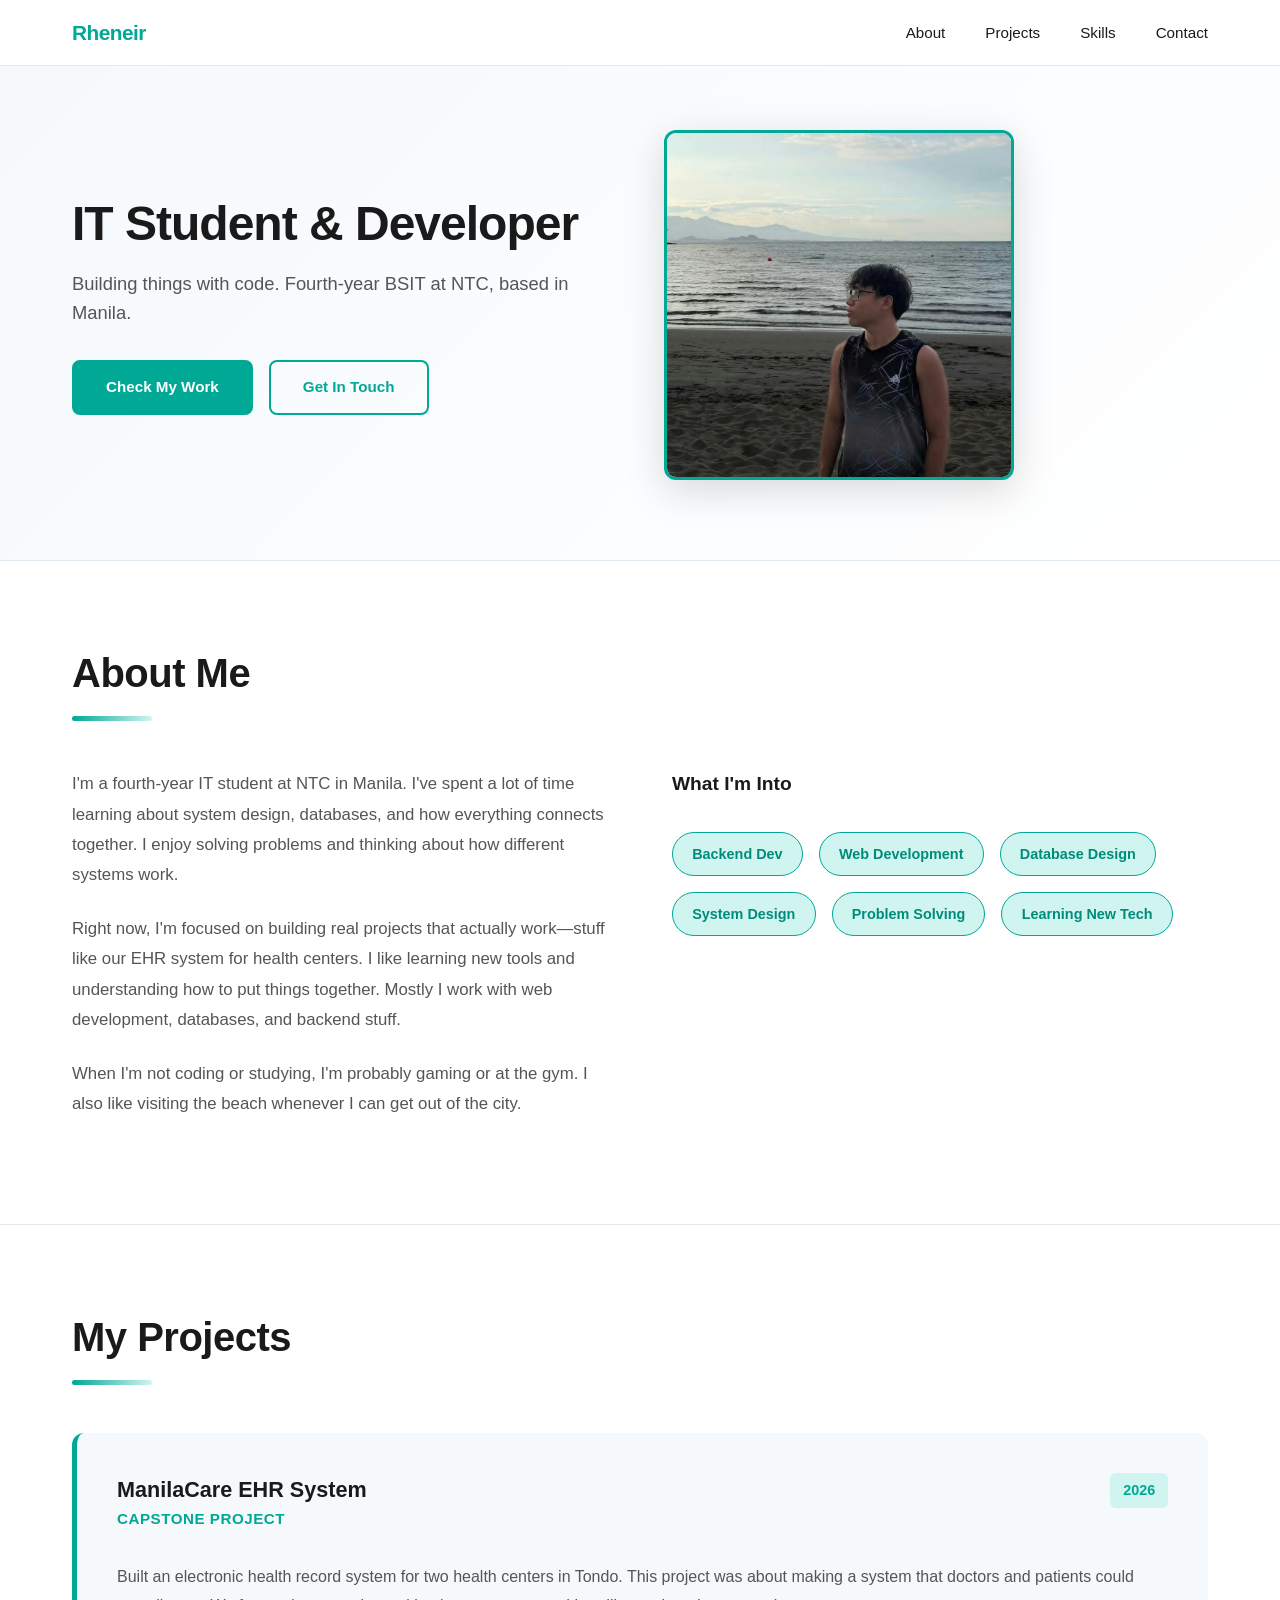
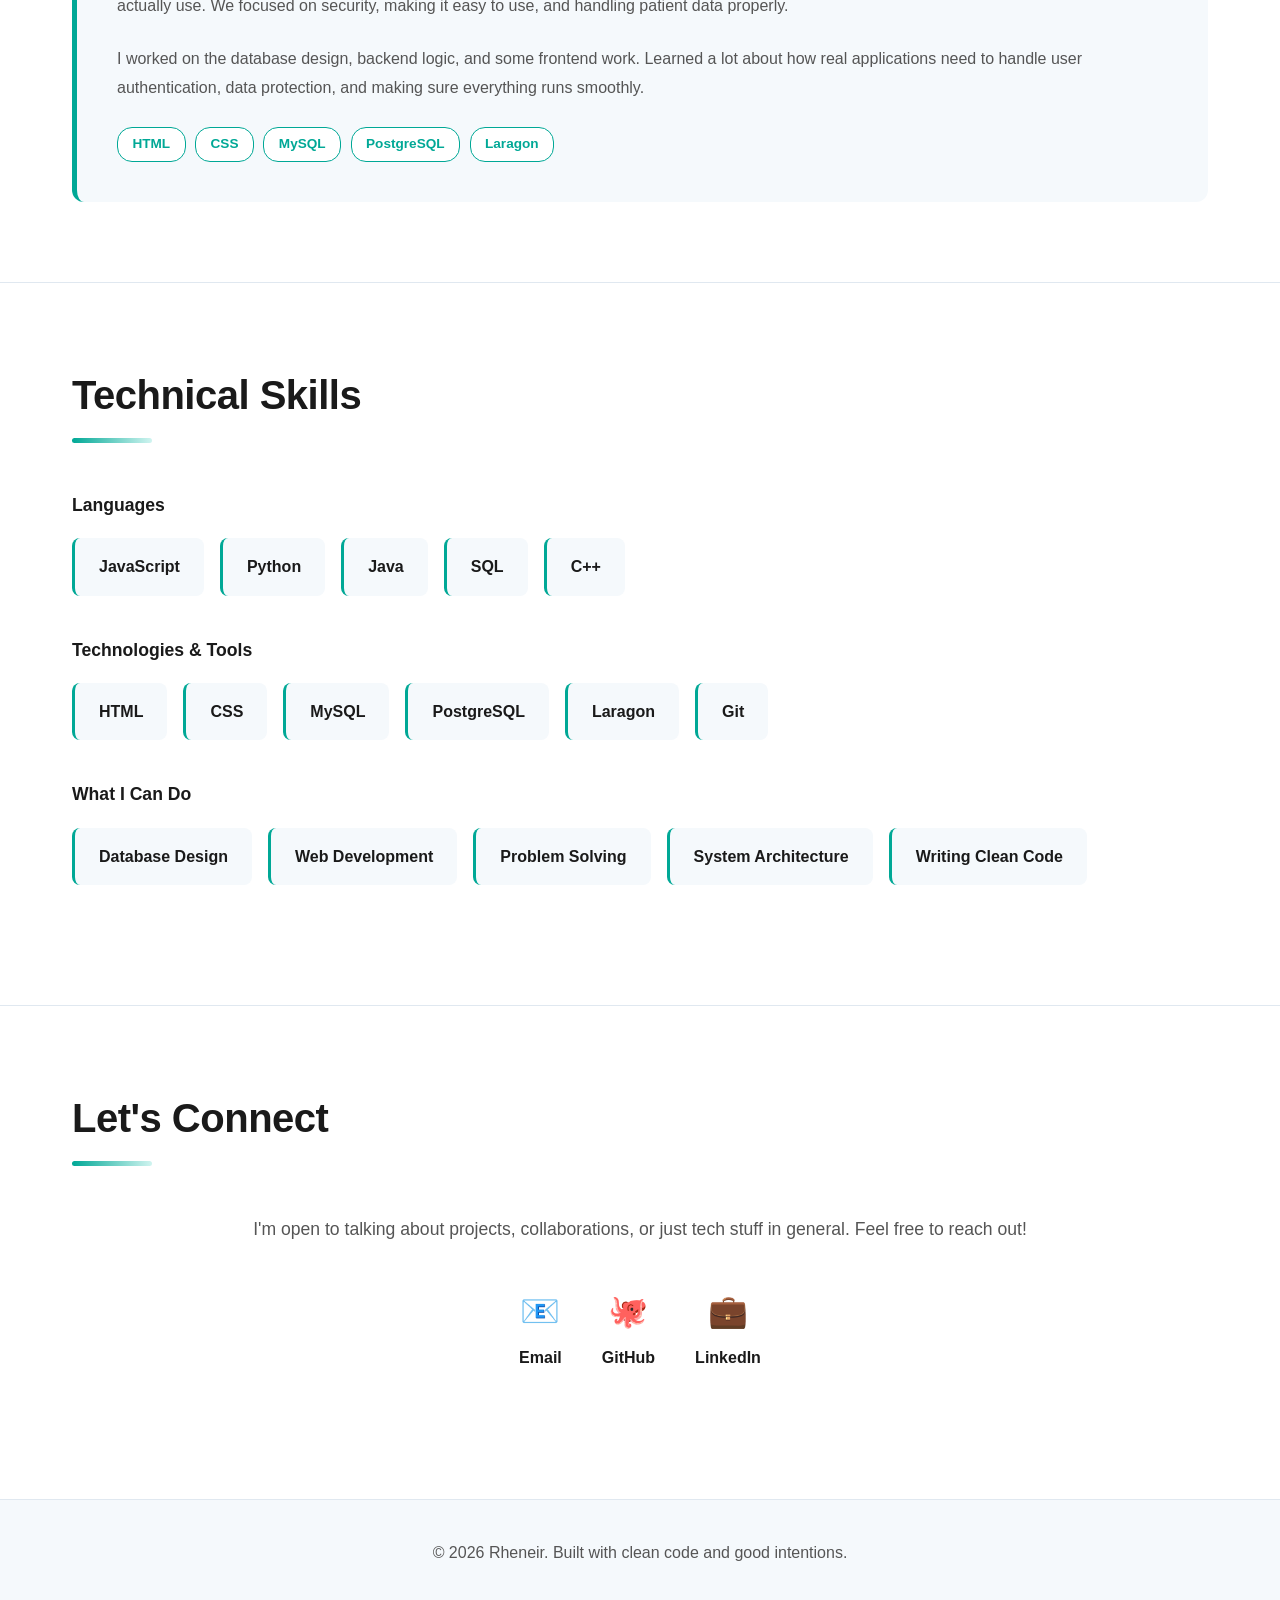
<file: index.html>
<!DOCTYPE html>
<html lang="en">
<head>
    <meta charset="UTF-8">
    <meta name="viewport" content="width=device-width, initial-scale=1.0">
    <title>Rheneir - IT Student & Developer</title>
    <link rel="stylesheet" href="styles.css">
</head>
<body>
    <!-- Navigation -->
    <nav>
        <div class="container">
            <div class="logo">Rheneir</div>
            <ul>
                <li><a href="#about">About</a></li>
                <li><a href="#experience">Projects</a></li>
                <li><a href="#skills">Skills</a></li>
                <li><a href="#contact">Contact</a></li>
            </ul>
        </div>
    </nav>

    <!-- Hero Section -->
    <section class="hero">
        <div class="container">
            <div class="hero-content">
                <div class="hero-text">
                    <h1>IT Student & Developer</h1>
                    <p class="subtitle">Building things with code. Fourth-year BSIT at NTC, based in Manila.</p>
                    <div class="cta-buttons">
                        <a href="#experience" class="btn btn-primary">Check My Work</a>
                        <a href="#contact" class="btn btn-secondary">Get In Touch</a>
                    </div>
                </div>
                <img src="profile.jpg" alt="Profile" class="profile-img">
            </div>
        </div>
    </section>

    <!-- About Section -->
    <section id="about">
        <div class="container">
            <h2>About Me</h2>
            <div class="about-content">
                <div class="about-text">
                    <p>I'm a fourth-year IT student at NTC in Manila. I've spent a lot of time learning about system design, databases, and how everything connects together. I enjoy solving problems and thinking about how different systems work.</p>
                    <p>Right now, I'm focused on building real projects that actually work—stuff like our EHR system for health centers. I like learning new tools and understanding how to put things together. Mostly I work with web development, databases, and backend stuff.</p>
                    <p>When I'm not coding or studying, I'm probably gaming or at the gym. I also like visiting the beach whenever I can get out of the city.</p>
                </div>
                <div>
                    <h3 style="margin-bottom: 1.5rem; font-size: 1.2rem; font-weight: 700;">What I'm Into</h3>
                    <div class="skills-list">
                        <span class="skill-tag">Backend Dev</span>
                        <span class="skill-tag">Web Development</span>
                        <span class="skill-tag">Database Design</span>
                        <span class="skill-tag">System Design</span>
                        <span class="skill-tag">Problem Solving</span>
                        <span class="skill-tag">Learning New Tech</span>
                    </div>
                </div>
            </div>
        </div>
    </section>

    <!-- Experience Section -->
    <section id="experience">
        <div class="container">
            <h2>My Projects</h2>
            <div class="experience-grid">
                <div class="experience-card">
                    <div class="experience-header">
                        <div>
                            <h3>ManilaCare EHR System</h3>
                            <div class="role">Capstone Project</div>
                        </div>
                        <div class="date">2026</div>
                    </div>
                    <p>Built an electronic health record system for two health centers in Tondo. This project was about making a system that doctors and patients could actually use. We focused on security, making it easy to use, and handling patient data properly.</p>
                    <p>I worked on the database design, backend logic, and some frontend work. Learned a lot about how real applications need to handle user authentication, data protection, and making sure everything runs smoothly.</p>
                    <div class="tech-stack">
                        <span class="tech-badge">HTML</span>
                        <span class="tech-badge">CSS</span>
                        <span class="tech-badge">MySQL</span>
                        <span class="tech-badge">PostgreSQL</span>
                        <span class="tech-badge">Laragon</span>
                    </div>
                </div>
            </div>
        </div>
    </section>

    <!-- Skills Section -->
    <section id="skills">
        <div class="container">
            <h2>Technical Skills</h2>

            <div class="skills-category">
                <h3>Languages</h3>
                <div class="skills-grid">
                    <div class="skill-item">JavaScript</div>
                    <div class="skill-item">Python</div>
                    <div class="skill-item">Java</div>
                    <div class="skill-item">SQL</div>
                    <div class="skill-item">C++</div>
                </div>
            </div>

            <div class="skills-category">
                <h3>Technologies & Tools</h3>
                <div class="skills-grid">
                    <div class="skill-item">HTML</div>
                    <div class="skill-item">CSS</div>
                    <div class="skill-item">MySQL</div>
                    <div class="skill-item">PostgreSQL</div>
                    <div class="skill-item">Laragon</div>
                    <div class="skill-item">Git</div>
                </div>
            </div>

            <div class="skills-category">
                <h3>What I Can Do</h3>
                <div class="skills-grid">
                    <div class="skill-item">Database Design</div>
                    <div class="skill-item">Web Development</div>
                    <div class="skill-item">Problem Solving</div>
                    <div class="skill-item">System Architecture</div>
                    <div class="skill-item">Writing Clean Code</div>
                </div>
            </div>
        </div>
    </section>

    <!-- Contact Section -->
    <section id="contact">
        <div class="container">
            <h2>Let's Connect</h2>
            <div class="contact-content">
                <p>I'm open to talking about projects, collaborations, or just tech stuff in general. Feel free to reach out!</p>
                <div class="contact-links">
                    <a href="mailto:grheneir@gmail.com">
                        <span>📧</span>
                        <div>Email</div>
                    </a>
                    <a href="https://github.com/rainggxd" target="_blank">
                        <span>🐙</span>
                        <div>GitHub</div>
                    </a>
                    <a href="https://www.linkedin.com/in/rheneir/" target="_blank">
                        <span>💼</span>
                        <div>LinkedIn</div>
                    </a>
                </div>
            </div>
        </div>
    </section>

    <!-- Footer -->
    <footer>
        <p>&copy; 2026 Rheneir. Built with clean code and good intentions.</p>
    </footer>
</body>
</html>
</file>
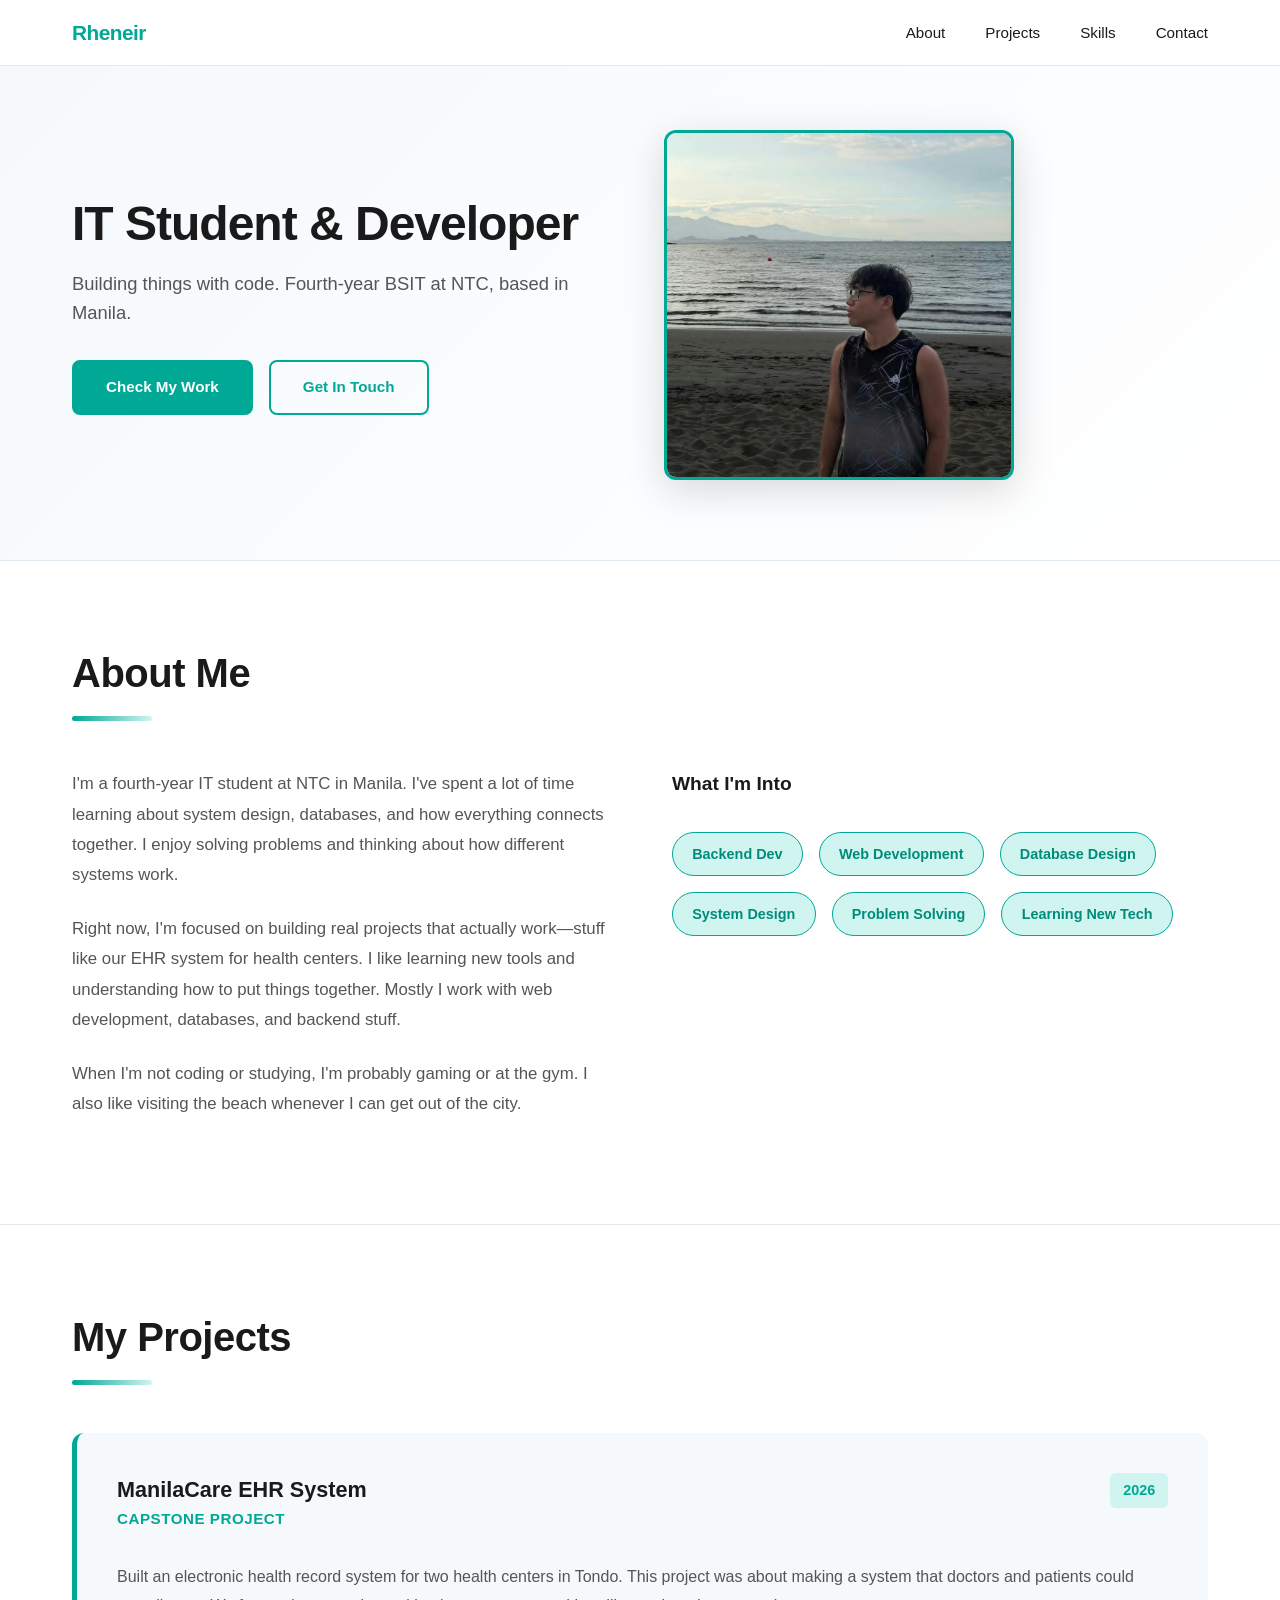
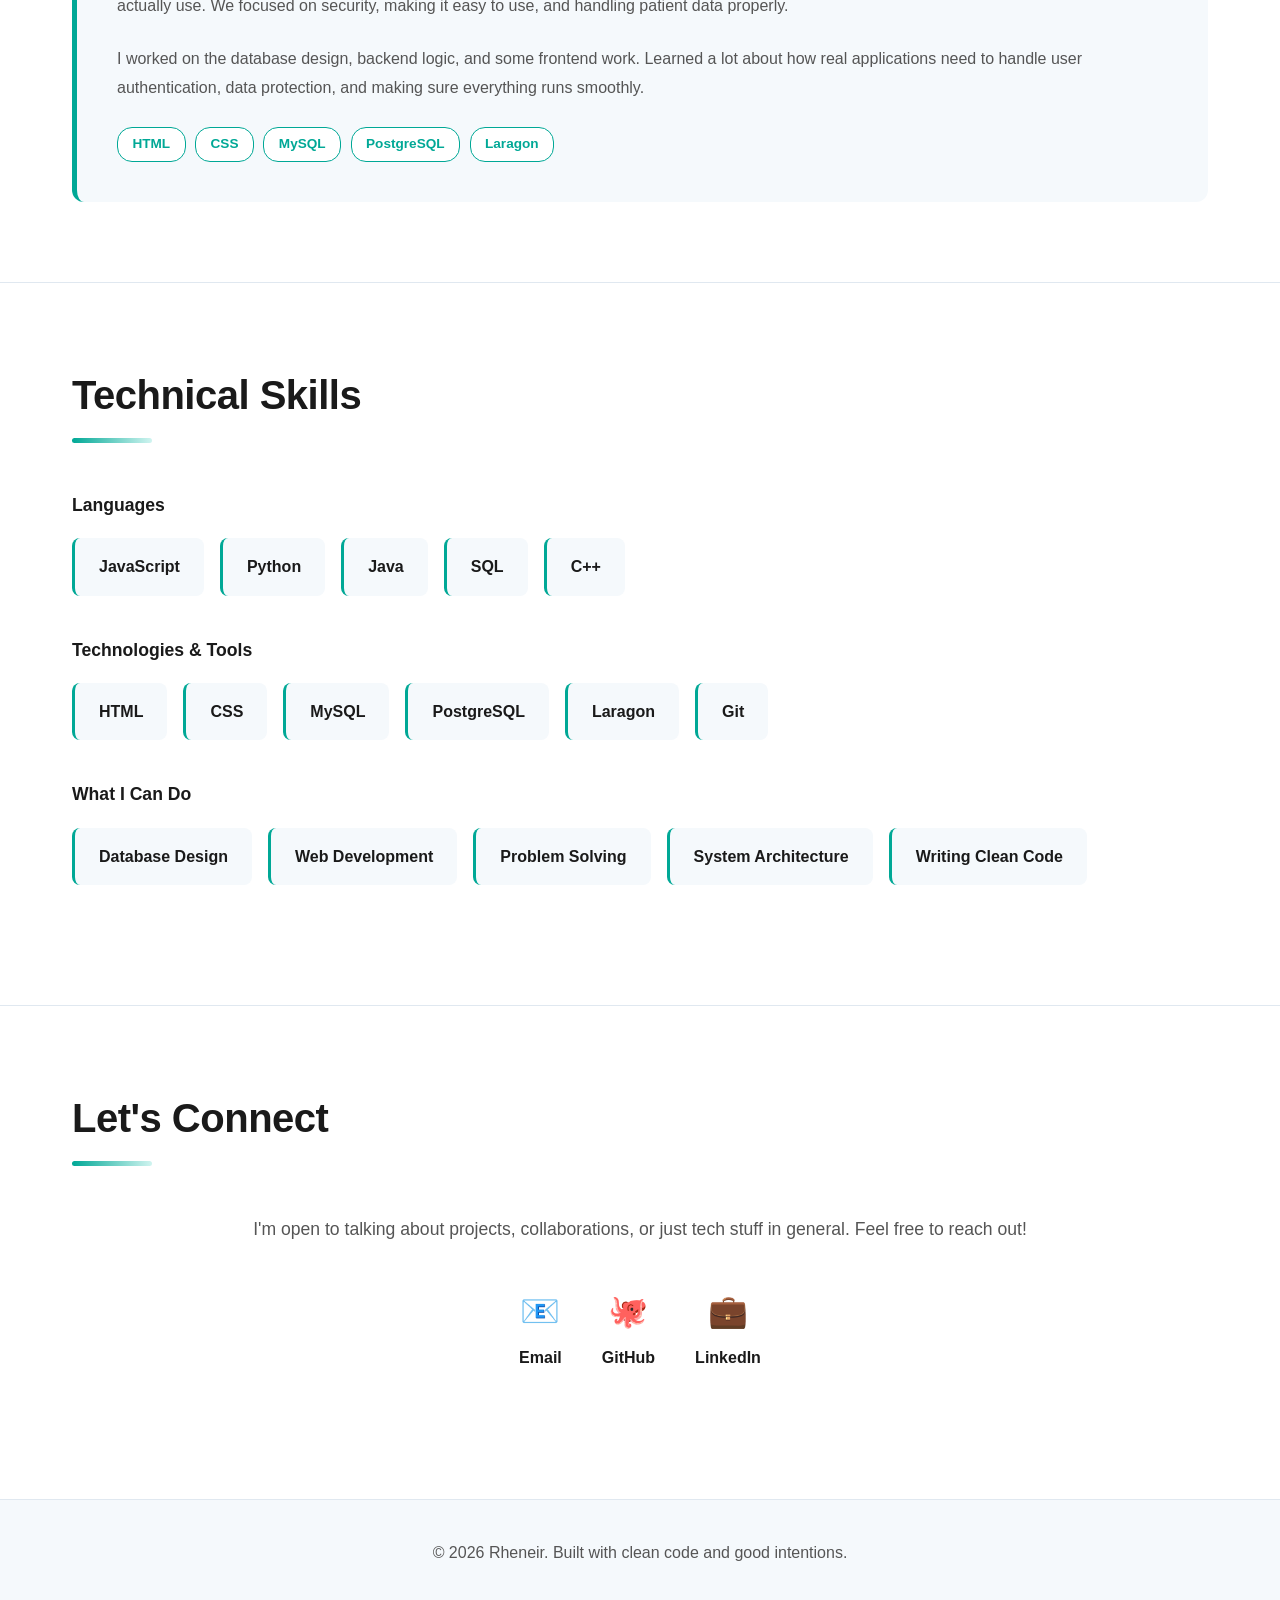
<file: portfolio.html>
<!DOCTYPE html>
<html lang="en">
<head>
    <meta charset="UTF-8">
    <meta name="viewport" content="width=device-width, initial-scale=1.0">
    <title>Rheneir - IT Student & Developer</title>
    <link rel="stylesheet" href="styles.css">
</head>
<body>
    <!-- Navigation -->
    <nav>
        <div class="container">
            <div class="logo">Rheneir</div>
            <ul>
                <li><a href="#about">About</a></li>
                <li><a href="#experience">Projects</a></li>
                <li><a href="#skills">Skills</a></li>
                <li><a href="#contact">Contact</a></li>
            </ul>
        </div>
    </nav>

    <!-- Hero Section -->
    <section class="hero">
        <div class="container">
            <div class="hero-content">
                <div class="hero-text">
                    <h1>IT Student & Developer</h1>
                    <p class="subtitle">Building things with code. Fourth-year BSIT at NTC, based in Manila.</p>
                    <div class="cta-buttons">
                        <a href="#experience" class="btn btn-primary">Check My Work</a>
                        <a href="#contact" class="btn btn-secondary">Get In Touch</a>
                    </div>
                </div>
                <img src="profile.jpg" alt="Profile" class="profile-img">
            </div>
        </div>
    </section>

    <!-- About Section -->
    <section id="about">
        <div class="container">
            <h2>About Me</h2>
            <div class="about-content">
                <div class="about-text">
                    <p>I'm a fourth-year IT student at NTC in Manila. I've spent a lot of time learning about system design, databases, and how everything connects together. I enjoy solving problems and thinking about how different systems work.</p>
                    <p>Right now, I'm focused on building real projects that actually work—stuff like our EHR system for health centers. I like learning new tools and understanding how to put things together. Mostly I work with web development, databases, and backend stuff.</p>
                    <p>When I'm not coding or studying, I'm probably gaming or at the gym. I also like visiting the beach whenever I can get out of the city.</p>
                </div>
                <div>
                    <h3 style="margin-bottom: 1.5rem; font-size: 1.2rem; font-weight: 700;">What I'm Into</h3>
                    <div class="skills-list">
                        <span class="skill-tag">Backend Dev</span>
                        <span class="skill-tag">Web Development</span>
                        <span class="skill-tag">Database Design</span>
                        <span class="skill-tag">System Design</span>
                        <span class="skill-tag">Problem Solving</span>
                        <span class="skill-tag">Learning New Tech</span>
                    </div>
                </div>
            </div>
        </div>
    </section>

    <!-- Experience Section -->
    <section id="experience">
        <div class="container">
            <h2>My Projects</h2>
            <div class="experience-grid">
                <div class="experience-card">
                    <div class="experience-header">
                        <div>
                            <h3>ManilaCare EHR System</h3>
                            <div class="role">Capstone Project</div>
                        </div>
                        <div class="date">2026</div>
                    </div>
                    <p>Built an electronic health record system for two health centers in Tondo. This project was about making a system that doctors and patients could actually use. We focused on security, making it easy to use, and handling patient data properly.</p>
                    <p>I worked on the database design, backend logic, and some frontend work. Learned a lot about how real applications need to handle user authentication, data protection, and making sure everything runs smoothly.</p>
                    <div class="tech-stack">
                        <span class="tech-badge">HTML</span>
                        <span class="tech-badge">CSS</span>
                        <span class="tech-badge">MySQL</span>
                        <span class="tech-badge">PostgreSQL</span>
                        <span class="tech-badge">Laragon</span>
                    </div>
                </div>
            </div>
        </div>
    </section>

    <!-- Skills Section -->
    <section id="skills">
        <div class="container">
            <h2>Technical Skills</h2>

            <div class="skills-category">
                <h3>Languages</h3>
                <div class="skills-grid">
                    <div class="skill-item">JavaScript</div>
                    <div class="skill-item">Python</div>
                    <div class="skill-item">Java</div>
                    <div class="skill-item">SQL</div>
                    <div class="skill-item">C++</div>
                </div>
            </div>

            <div class="skills-category">
                <h3>Technologies & Tools</h3>
                <div class="skills-grid">
                    <div class="skill-item">HTML</div>
                    <div class="skill-item">CSS</div>
                    <div class="skill-item">MySQL</div>
                    <div class="skill-item">PostgreSQL</div>
                    <div class="skill-item">Laragon</div>
                    <div class="skill-item">Git</div>
                </div>
            </div>

            <div class="skills-category">
                <h3>What I Can Do</h3>
                <div class="skills-grid">
                    <div class="skill-item">Database Design</div>
                    <div class="skill-item">Web Development</div>
                    <div class="skill-item">Problem Solving</div>
                    <div class="skill-item">System Architecture</div>
                    <div class="skill-item">Writing Clean Code</div>
                </div>
            </div>
        </div>
    </section>

    <!-- Contact Section -->
    <section id="contact">
        <div class="container">
            <h2>Let's Connect</h2>
            <div class="contact-content">
                <p>I'm open to talking about projects, collaborations, or just tech stuff in general. Feel free to reach out!</p>
                <div class="contact-links">
                    <a href="mailto:grheneir@gmail.com">
                        <span>📧</span>
                        <div>Email</div>
                    </a>
                    <a href="https://github.com/rainggxd" target="_blank">
                        <span>🐙</span>
                        <div>GitHub</div>
                    </a>
                    <a href="https://www.linkedin.com/in/rheneir/" target="_blank">
                        <span>💼</span>
                        <div>LinkedIn</div>
                    </a>
                </div>
            </div>
        </div>
    </section>

    <!-- Footer -->
    <footer>
        <p>&copy; 2026 Rheneir. Built with clean code and good intentions.</p>
    </footer>
</body>
</html>
</file>
<file: styles.css>
* {
    margin: 0;
    padding: 0;
    box-sizing: border-box;
}

:root {
    --bg-primary: #ffffff;
    --bg-secondary: #f5f9fc;
    --text-primary: #1a1a1a;
    --text-secondary: #555555;
    --accent: #00a896;
    --accent-light: #d0f4f0;
    --accent-dark: #008b7a;
    --border: #e0e8f0;
}

@media (prefers-color-scheme: dark) {
    :root {
        --bg-primary: #0d1117;
        --bg-secondary: #161b22;
        --text-primary: #e6edf3;
        --text-secondary: #8b949e;
        --border: #30363d;
    }
}

body {
    font-family: -apple-system, BlinkMacSystemFont, 'Segoe UI', Roboto, 'Helvetica Neue', sans-serif;
    background-color: var(--bg-primary);
    color: var(--text-primary);
    line-height: 1.6;
    transition: background-color 0.3s ease;
}

/* Navigation */
nav {
    background-color: var(--bg-primary);
    border-bottom: 1px solid var(--border);
    position: sticky;
    top: 0;
    z-index: 100;
    backdrop-filter: blur(10px);
}

nav .container {
    display: flex;
    justify-content: space-between;
    align-items: center;
    max-width: 1200px;
    margin: 0 auto;
    padding: 1rem 2rem;
}

.logo {
    font-size: 1.3rem;
    font-weight: 700;
    color: var(--accent);
    letter-spacing: -0.5px;
}

nav ul {
    display: flex;
    list-style: none;
    gap: 2.5rem;
}

nav a {
    color: var(--text-primary);
    text-decoration: none;
    font-size: 0.95rem;
    font-weight: 500;
    transition: color 0.3s;
    position: relative;
}

nav a::after {
    content: '';
    position: absolute;
    bottom: -4px;
    left: 0;
    width: 0;
    height: 2px;
    background-color: var(--accent);
    transition: width 0.3s;
}

nav a:hover {
    color: var(--accent);
}

nav a:hover::after {
    width: 100%;
}

.container {
    max-width: 1200px;
    margin: 0 auto;
    padding: 0 2rem;
}

/* Hero Section */
.hero {
    padding: 4rem 2rem 5rem;
    background: linear-gradient(135deg, var(--bg-secondary) 0%, var(--bg-primary) 100%);
}

.hero-content {
    display: grid;
    grid-template-columns: 1fr 1fr;
    gap: 3rem;
    align-items: center;
}

.hero-text h1 {
    font-size: 3rem;
    margin-bottom: 1rem;
    line-height: 1.2;
    font-weight: 800;
    letter-spacing: -1px;
}

.hero-text .subtitle {
    font-size: 1.15rem;
    color: var(--text-secondary);
    margin-bottom: 2rem;
}

.profile-img {
    width: 100%;
    max-width: 350px;
    aspect-ratio: 1;
    border-radius: 12px;
    object-fit: cover;
    box-shadow: 0 10px 40px rgba(0, 0, 0, 0.15);
    border: 3px solid var(--accent);
}

.cta-buttons {
    display: flex;
    gap: 1rem;
    flex-wrap: wrap;
}

.btn {
    padding: 0.85rem 2rem;
    border-radius: 8px;
    text-decoration: none;
    font-weight: 600;
    transition: all 0.3s;
    border: 2px solid;
    cursor: pointer;
    font-size: 0.95rem;
}

.btn-primary {
    background-color: var(--accent);
    color: white;
    border-color: var(--accent);
}

.btn-primary:hover {
    background-color: var(--accent-dark);
    transform: translateY(-2px);
    box-shadow: 0 8px 20px rgba(0, 168, 150, 0.3);
}

.btn-secondary {
    background-color: transparent;
    color: var(--accent);
    border-color: var(--accent);
}

.btn-secondary:hover {
    background-color: var(--accent-light);
    transform: translateY(-2px);
}

/* Sections */
section {
    padding: 5rem 2rem;
    border-bottom: 1px solid var(--border);
}

section h2 {
    font-size: 2.5rem;
    margin-bottom: 3rem;
    position: relative;
    padding-bottom: 1rem;
    font-weight: 800;
    letter-spacing: -0.5px;
}

section h2::after {
    content: '';
    position: absolute;
    bottom: 0;
    left: 0;
    width: 80px;
    height: 5px;
    background: linear-gradient(90deg, var(--accent), var(--accent-light));
    border-radius: 3px;
}

/* About Section */
.about-content {
    display: grid;
    grid-template-columns: 1fr 1fr;
    gap: 4rem;
    align-items: start;
}

.about-text p {
    margin-bottom: 1.5rem;
    color: var(--text-secondary);
    font-size: 1.05rem;
    line-height: 1.8;
}

.skills-list {
    display: flex;
    flex-wrap: wrap;
    gap: 1rem;
    margin-top: 2rem;
}

.skill-tag {
    background-color: var(--accent-light);
    color: var(--accent-dark);
    padding: 0.6rem 1.2rem;
    border-radius: 25px;
    font-size: 0.9rem;
    font-weight: 600;
    transition: all 0.3s;
    border: 1px solid var(--accent);
}

.skill-tag:hover {
    background-color: var(--accent);
    color: white;
    transform: translateY(-2px);
}

/* Experience Section */
.experience-grid {
    display: grid;
    grid-template-columns: 1fr;
    gap: 2rem;
}

.experience-card {
    background-color: var(--bg-secondary);
    padding: 2.5rem;
    border-radius: 12px;
    border-left: 5px solid var(--accent);
    transition: all 0.3s;
}

.experience-card:hover {
    transform: translateY(-5px);
    box-shadow: 0 15px 40px rgba(0, 168, 150, 0.12);
}

.experience-header {
    display: flex;
    justify-content: space-between;
    align-items: start;
    margin-bottom: 1rem;
}

.experience-card h3 {
    font-size: 1.35rem;
    color: var(--text-primary);
    font-weight: 700;
}

.experience-card .date {
    color: var(--accent);
    font-size: 0.9rem;
    font-weight: 600;
    background-color: var(--accent-light);
    padding: 0.4rem 0.8rem;
    border-radius: 6px;
}

.experience-card .role {
    color: var(--accent);
    font-weight: 700;
    margin-bottom: 1rem;
    font-size: 0.95rem;
    text-transform: uppercase;
    letter-spacing: 0.5px;
}

.experience-card p {
    color: var(--text-secondary);
    line-height: 1.8;
    margin-bottom: 1.5rem;
}

.tech-stack {
    display: flex;
    flex-wrap: wrap;
    gap: 0.6rem;
    margin-top: 1rem;
}

.tech-badge {
    background-color: var(--bg-primary);
    color: var(--accent);
    padding: 0.35rem 0.9rem;
    border-radius: 15px;
    font-size: 0.85rem;
    font-weight: 600;
    border: 1.5px solid var(--accent);
    transition: all 0.3s;
}

.tech-badge:hover {
    background-color: var(--accent);
    color: white;
}

/* Projects Section */
.projects-grid {
    display: grid;
    grid-template-columns: repeat(auto-fit, minmax(300px, 1fr));
    gap: 2rem;
}

.project-card {
    background-color: var(--bg-secondary);
    border-radius: 12px;
    overflow: hidden;
    transition: all 0.3s;
    border: 1px solid var(--border);
}

.project-card:hover {
    transform: translateY(-8px);
    box-shadow: 0 20px 50px rgba(0, 168, 150, 0.15);
    border-color: var(--accent);
}

.project-header {
    background: linear-gradient(135deg, var(--accent), var(--accent-dark));
    color: white;
    padding: 2rem;
    min-height: 120px;
    display: flex;
    align-items: flex-end;
}

.project-header h3 {
    font-size: 1.6rem;
    font-weight: 700;
}

.project-content {
    padding: 2rem;
}

.project-content p {
    color: var(--text-secondary);
    margin-bottom: 1.5rem;
    font-size: 0.95rem;
    line-height: 1.7;
}

.project-links {
    display: flex;
    gap: 1rem;
}

.project-links a {
    color: var(--accent);
    text-decoration: none;
    font-weight: 600;
    font-size: 0.9rem;
    transition: all 0.3s;
    display: flex;
    align-items: center;
    gap: 0.4rem;
}

.project-links a:hover {
    color: var(--accent-dark);
    gap: 0.8rem;
}

/* Skills Section */
.skills-category {
    margin-bottom: 2.5rem;
}

.skills-category h3 {
    color: var(--text-primary);
    margin-bottom: 1.2rem;
    font-size: 1.1rem;
    font-weight: 700;
}

.skills-grid {
    display: flex;
    flex-wrap: wrap;
    gap: 1rem;
}

.skill-item {
    background-color: var(--bg-secondary);
    padding: 1rem 1.5rem;
    border-radius: 8px;
    font-weight: 600;
    border-left: 3px solid var(--accent);
    transition: all 0.3s;
    color: var(--text-primary);
}

.skill-item:hover {
    transform: translateX(5px);
    box-shadow: 0 5px 15px rgba(0, 168, 150, 0.1);
}

/* Contact Section */
.contact-content {
    text-align: center;
}

.contact-content p {
    font-size: 1.1rem;
    color: var(--text-secondary);
    margin-bottom: 2.5rem;
    line-height: 1.8;
}

.contact-links {
    display: flex;
    justify-content: center;
    gap: 2.5rem;
    flex-wrap: wrap;
    margin-bottom: 3rem;
}

.contact-links a {
    display: flex;
    flex-direction: column;
    align-items: center;
    gap: 0.5rem;
    color: var(--text-primary);
    text-decoration: none;
    font-weight: 600;
    transition: all 0.3s;
}

.contact-links a:hover {
    color: var(--accent);
    transform: translateY(-3px);
}

.contact-links a span {
    font-size: 2rem;
}

/* Footer */
footer {
    background-color: var(--bg-secondary);
    padding: 2.5rem;
    text-align: center;
    color: var(--text-secondary);
    font-weight: 500;
}

/* Responsive */
@media (max-width: 768px) {
    nav ul {
        flex-direction: column;
        gap: 1rem;
        display: none;
    }

    .hero-content {
        grid-template-columns: 1fr;
    }

    .hero-text h1 {
        font-size: 2.2rem;
    }

    .about-content {
        grid-template-columns: 1fr;
        gap: 2rem;
    }

    .projects-grid {
        grid-template-columns: 1fr;
    }

    section h2 {
        font-size: 2rem;
    }

    .cta-buttons {
        flex-direction: column;
    }

    .btn {
        width: 100%;
        text-align: center;
    }

    .contact-links {
        gap: 1.5rem;
    }
}
</file>
